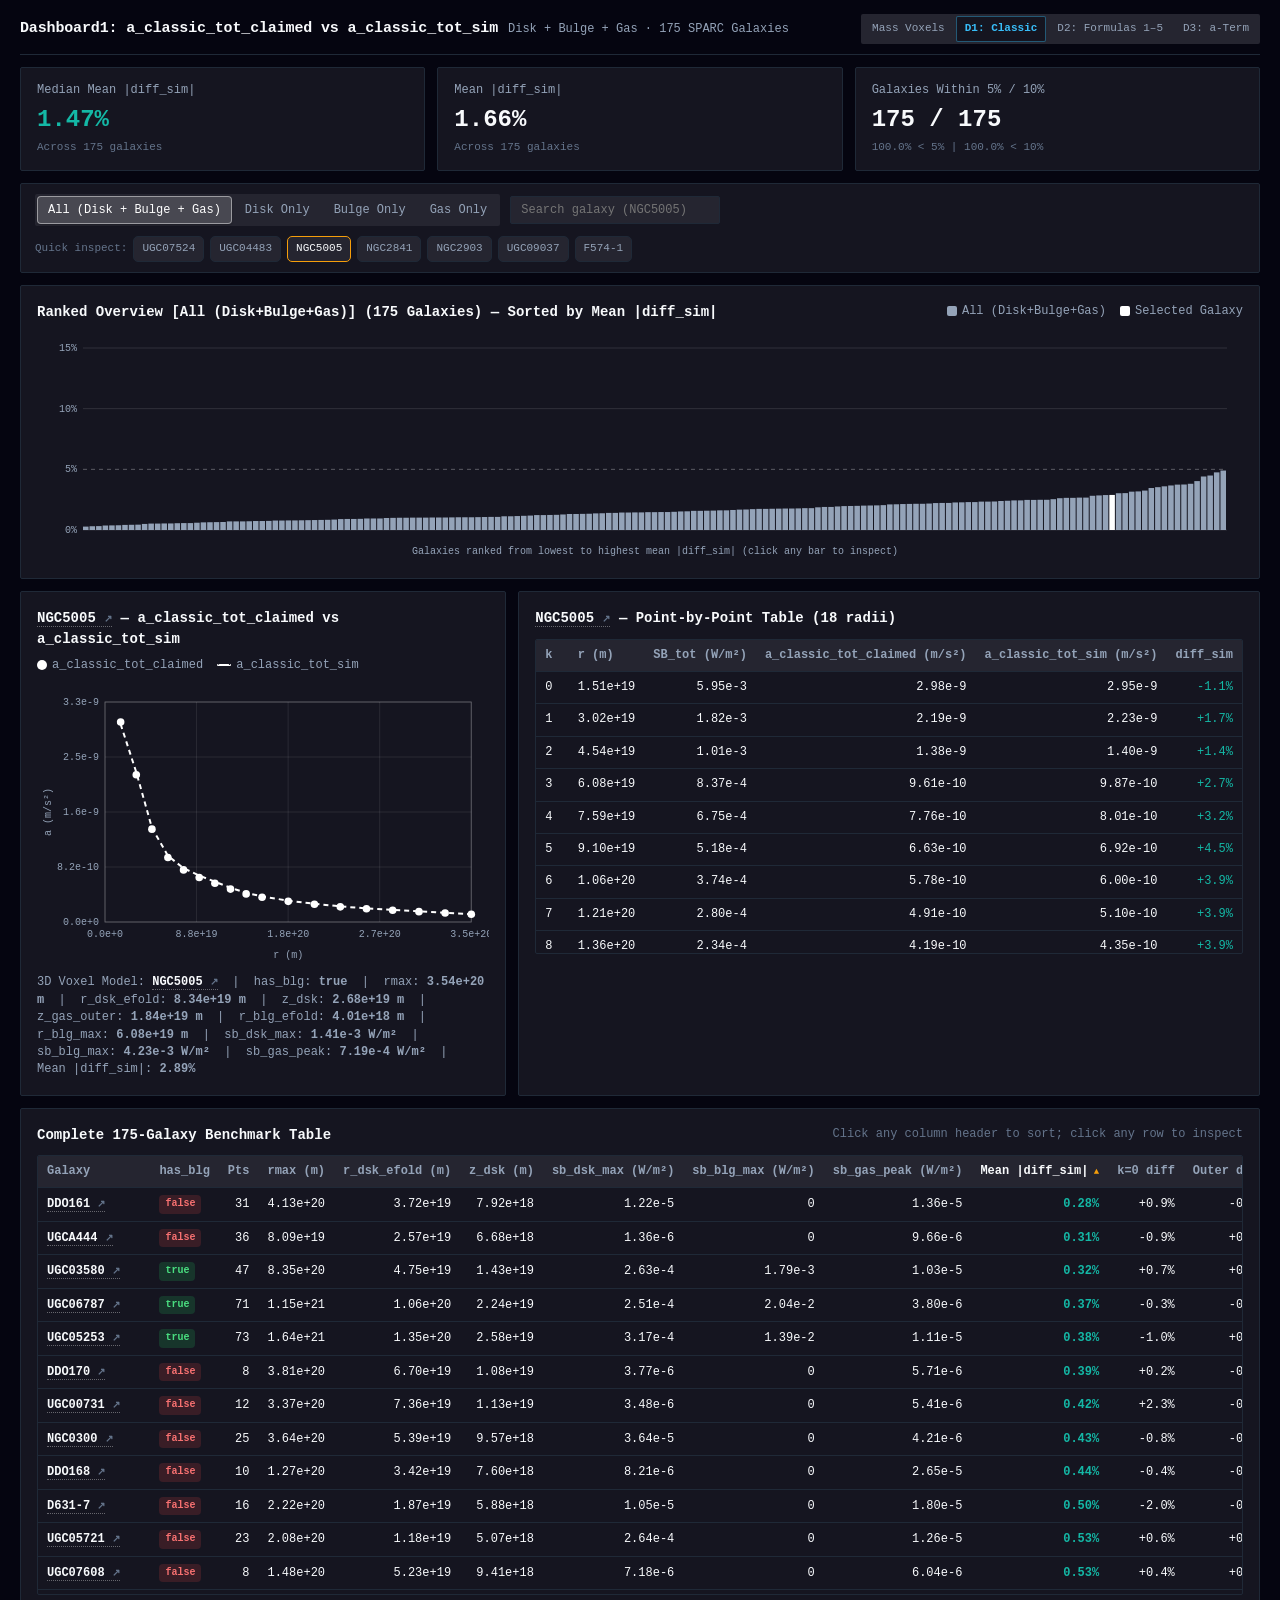
<file: dashboard1.html>
<!DOCTYPE html>
<html lang="en">
<head>
<meta charset="UTF-8">
<meta name="viewport" content="width=device-width, initial-scale=1.0">
<title>Dashboard1: a_classic_claimed vs a_classic_sim</title>
<link rel="stylesheet" href="./dashboard.css">
<script src="./analytics.js"></script>
</head>
<body>
<div class="container">
  <div class="header">
    <div class="header-title-row">
      <h1 id="main-title"><code>a_classic_tot</code> Claimed vs Sim</h1>
      <span class="header-sub" id="sub-title">Disk + Bulge + Gas &middot; 175 SPARC Galaxies</span>
    </div>
    <div class="header-right" id="header-nav-slot"></div>
  </div>

  <!-- KPI Summary Row -->
  <div class="kpi-grid" id="kpi-grid"></div>

  <!-- Filter & Component Controls -->
  <div class="controls-bar">
    <div class="btn-group" id="comp-group">
      <button class="btn active" data-comp="all">All (Disk + Bulge + Gas)</button>
      <button class="btn" data-comp="dsk">Disk Only</button>
      <button class="btn" data-comp="blg">Bulge Only</button>
      <button class="btn" data-comp="gas">Gas Only</button>
    </div>
    <input type="text" class="search-input" id="search-input" placeholder="Search galaxy (NGC5005)">
    <div class="quick-chips">
      <span style="font-size:11px;color:var(--text-tertiary);">Quick inspect:</span>
      <span class="chip" data-gal="UGC07524">UGC07524</span>
      <span class="chip" data-gal="UGC04483">UGC04483</span>
      <span class="chip" data-gal="NGC5005">NGC5005</span>
      <span class="chip" data-gal="NGC2841">NGC2841</span>
      <span class="chip" data-gal="NGC2903">NGC2903</span>
      <span class="chip" data-gal="UGC09037">UGC09037</span>
      <span class="chip" data-gal="F574-1">F574-1</span>
    </div>
  </div>

  <!-- Overview Bar Chart of All 175 Galaxies -->
  <div class="card">
    <div class="card-header">
      <h2 class="card-title" id="overview-title">All 175 Galaxies Ranked by Mean |diff_sim|</h2>
      <div class="legend" id="overview-legend"></div>
    </div>
    <canvas id="overview-canvas" height="230"></canvas>
  </div>

  <!-- Selected Galaxy Radial Inspector + Point-by-Point Table -->
  <div class="split-grid">
    <div class="card">
      <div class="card-header">
        <h2 class="card-title" id="inspector-title">Radial Profile Inspector</h2>
        <div class="legend" id="inspector-legend"></div>
      </div>
      <canvas id="profile-canvas" height="280"></canvas>
      <div id="inspector-meta" style="margin-top:10px;font-size:12px;font-family:var(--font-mono);color:var(--text-secondary);"></div>
    </div>

    <div class="card">
      <div class="card-header">
        <h2 class="card-title" id="pt-table-title">Point-by-Point Radial Comparison</h2>
      </div>
      <div class="table-wrap" style="max-height:315px;">
        <table id="pt-table">
          <thead>
            <tr id="pt-table-head">
              <th>k</th>
              <th>r (m)</th>
              <th>SB (W/m&sup2;)</th>
              <th>a_classic_claimed (m/s&sup2;)</th>
              <th>a_classic_sim (m/s&sup2;)</th>
              <th>diff_sim</th>
            </tr>
          </thead>
          <tbody></tbody>
        </table>
      </div>
    </div>
  </div>

  <!-- Full 175-Galaxy Sortable Table -->
  <div class="card">
    <div class="card-header">
      <h2 class="card-title" id="bench-table-title">Complete 175-Galaxy Benchmark Table</h2>
      <span style="font-size:12px;color:var(--text-tertiary);">Click any column header to sort; click any row to inspect</span>
    </div>
    <div class="table-wrap">
      <table id="gal-table">
        <thead>
          <tr>
            <th data-sort="name">Galaxy</th>
            <th data-sort="has_blg">has_blg</th>
            <th data-sort="n">Pts</th>
            <th data-sort="rmax">rmax (m)</th>
            <th data-sort="r_dsk_efold">r_dsk_efold (m)</th>
            <th data-sort="z_dsk">z_dsk (m)</th>
            <th data-sort="sb_dsk_max">sb_dsk_max (W/m&sup2;)</th>
            <th data-sort="sb_blg_max">sb_blg_max (W/m&sup2;)</th>
            <th data-sort="sb_gas_peak">sb_gas_peak (W/m&sup2;)</th>
            <th data-sort="meanAbsAll">Mean |diff_sim|</th>
            <th data-sort="k0Pct">k=0 diff</th>
            <th data-sort="lastPct">Outer diff</th>
          </tr>
        </thead>
        <tbody></tbody>
      </table>
    </div>
  </div>
</div>

<script src="./data_dashboard1.js"></script>
<script src="./dashboard_common.js"></script>
<script>

(function() {
  let currentComp = 'all'; // 'all' | 'dsk' | 'blg' | 'gas'
  let searchQuery = '';
  let selectedGalaxyName = getUrlGalaxy(DATA, 'NGC5005');
  let sortKey = 'meanAbsAll';
  let sortAsc = true;
  let overviewBars = [];
  let hoveredGalaxyName = null;

  const COLOR_DSK = '#ef4444'; // Red   (Disk)
  const COLOR_BLG = '#22c55e'; // Green (Bulge)
  const COLOR_GAS = '#3b82f6'; // Blue  (Gas)
  const COLOR_ALL = '#ffffff'; // White (All = Disk + Bulge + Gas)

  const COMP_META = {
    all: {
      title: 'Dashboard1: a_classic_tot_claimed vs a_classic_tot_sim',
      sub: 'Disk + Bulge + Gas &middot; 175 SPARC Galaxies',
      claimedLabel: 'a_classic_tot_claimed',
      simLabel: 'a_classic_tot_sim',
      sbLabel: 'SB_tot (W/m&sup2;)',
      simColor: COLOR_ALL,
      barColor: '#94a3b8',
      dotColor: COLOR_ALL,
      dashed: true
    },
    dsk: {
      title: 'Dashboard1: a_classic_dsk_claimed vs a_classic_dsk_sim',
      sub: '3D Voxel Stellar Disk &middot; sech&sup2; Vertical Profile',
      claimedLabel: 'a_classic_dsk_claimed',
      simLabel: 'a_classic_dsk_sim',
      sbLabel: 'SB_dsk (W/m&sup2;)',
      simColor: COLOR_DSK,
      barColor: COLOR_DSK,
      dotColor: '#ffffff',
      dashed: false
    },
    blg: {
      title: 'Dashboard1: a_classic_blg_claimed vs a_classic_blg_sim',
      sub: '3D Voxel Spherical Bulge &middot; Abel Inversion',
      claimedLabel: 'a_classic_blg_claimed',
      simLabel: 'a_classic_blg_sim',
      sbLabel: 'SB_blg (W/m&sup2;)',
      simColor: COLOR_BLG,
      barColor: COLOR_BLG,
      dotColor: '#ffffff',
      dashed: false
    },
    gas: {
      title: 'Dashboard1: a_classic_gas_claimed vs a_classic_gas_sim',
      sub: '3D Voxel Flared Gas Disk &middot; sech&sup2; Vertical Profile',
      claimedLabel: 'a_classic_gas_claimed',
      simLabel: 'a_classic_gas_sim',
      sbLabel: 'SB_gas (W/m&sup2;)',
      simColor: COLOR_GAS,
      barColor: COLOR_GAS,
      dotColor: '#ffffff',
      dashed: false
    }
  };

  document.getElementById('header-nav-slot').innerHTML = renderDashboardNav('d1');

  function getStat(gal, key) {
    if (gal.stats && gal.stats[currentComp] && gal.stats[currentComp][key] !== undefined) {
      return gal.stats[currentComp][key];
    }
    return gal[key] || 0;
  }

  function renderKPIs() {
    const activePool = currentComp === 'blg' ? DATA.filter(d => d.has_blg) : DATA;
    const mAll = median(activePool.map(d => getStat(d, 'meanAbsAll')));
    const avgAll = mean(activePool.map(d => getStat(d, 'meanAbsAll')));
    const under5 = activePool.filter(d => getStat(d, 'meanAbsAll') < 5).length;
    const under10 = activePool.filter(d => getStat(d, 'meanAbsAll') < 10).length;

    document.getElementById('kpi-grid').innerHTML = `
      <div class="kpi-card">
        <div class="kpi-label">Median Mean |diff_sim|</div>
        <div class="kpi-val good">${mAll.toFixed(2)}%</div>
        <div class="kpi-sub">Across ${activePool.length} galaxies</div>
      </div>
      <div class="kpi-card">
        <div class="kpi-label">Mean |diff_sim|</div>
        <div class="kpi-val">${avgAll.toFixed(2)}%</div>
        <div class="kpi-sub">Across ${activePool.length} galaxies</div>
      </div>
      <div class="kpi-card">
        <div class="kpi-label">Galaxies Within 5% / 10%</div>
        <div class="kpi-val">${under5} / ${under10}</div>
        <div class="kpi-sub">${((under5/activePool.length)*100).toFixed(1)}% &lt; 5% | ${((under10/activePool.length)*100).toFixed(1)}% &lt; 10%</div>
      </div>
    `;
  }

  function getFilteredData() {
    return DATA.filter(d => {
      if (currentComp === 'blg' && !d.has_blg) return false;
      if (searchQuery && !d.name.toLowerCase().includes(searchQuery.toLowerCase())) return false;
      return true;
    });
  }

  function drawOverviewChart() {
    const meta = COMP_META[currentComp];
    const filtered = [...getFilteredData()].sort((a, b) => getStat(a, 'meanAbsAll') - getStat(b, 'meanAbsAll'));
    const compNames = { all: 'All (Disk+Bulge+Gas)', dsk: 'Disk Only', blg: 'Bulge Only', gas: 'Gas Only' };
    document.getElementById('overview-title').textContent =
      `Ranked Overview [${compNames[currentComp]}] (${filtered.length} Galaxies) — Sorted by Mean |diff_sim|`;
    document.getElementById('overview-legend').innerHTML = `
      <span><i class="legend-dot" style="background:${meta.barColor}"></i>${compNames[currentComp]}</span>
      <span><i class="legend-dot" style="background:${COLOR_ALL}"></i>Selected Galaxy</span>
    `;

    const maxVal = Math.max(15, ...filtered.map(d => Math.min(25, getStat(d, 'meanAbsAll'))));
    overviewBars = drawRankedOverviewCanvas({
      canvas: document.getElementById('overview-canvas'),
      height: 230,
      ml: 46,
      items: filtered,
      getVal: d => getStat(d, 'meanAbsAll'),
      maxVal,
      ticks: [0, 5, 10, 15, 20],
      refTick: 5,
      refColor: 'rgba(255,255,255,0.30)',
      barColor: meta.barColor,
      selectedColor: COLOR_ALL,
      selectedName: selectedGalaxyName,
      hoveredName: hoveredGalaxyName,
      hoverLabel: 'Mean |diff_sim|',
      footerText: 'Galaxies ranked from lowest to highest mean |diff_sim| (click any bar to inspect)'
    });
  }

  function drawProfileInspector() {
    const gal = DATA.find(d => d.name === selectedGalaxyName) || DATA[0];
    if (!gal) return;

    const meta = COMP_META[currentComp];
    document.getElementById('main-title').innerHTML = meta.title;
    document.getElementById('sub-title').innerHTML = meta.sub;
    document.getElementById('inspector-title').innerHTML =
      `${galaxy3DLink(gal.name)} — ${meta.claimedLabel} vs ${meta.simLabel}`;
    document.getElementById('pt-table-title').innerHTML =
      `${galaxy3DLink(gal.name)} — Point-by-Point Table (${gal.n} radii)`;

    if (currentComp === 'all') {
      document.getElementById('inspector-legend').innerHTML = `
        <span><i class="legend-dot" style="background:${COLOR_ALL};border-radius:50%"></i>${meta.claimedLabel}</span>
        <span><i class="legend-dot" style="background:transparent;border-top:2px dashed ${COLOR_ALL};height:0;width:14px"></i>${meta.simLabel}</span>
      `;
    } else {
      document.getElementById('inspector-legend').innerHTML = `
        <span><i class="legend-dot" style="background:${meta.dotColor};border-radius:50%"></i>${meta.claimedLabel}</span>
        <span><i class="legend-dot" style="background:${meta.simColor}"></i>${meta.simLabel}</span>
      `;
    }

    document.getElementById('pt-table-head').innerHTML = `
      <th>k</th>
      <th>r (m)</th>
      <th>${meta.sbLabel}</th>
      <th>${meta.claimedLabel} (m/s&sup2;)</th>
      <th>${meta.simLabel} (m/s&sup2;)</th>
      <th>diff_sim</th>
    `;

    const allVal = getStat(gal, 'meanAbsAll');
    const blgInfo = gal.has_blg && gal.r_blg_efold
      ? `r_blg_efold: <b>${gal.r_blg_efold.toExponential(2)} m</b> &nbsp;|&nbsp; r_blg_max: <b>${gal.r_blg_max.toExponential(2)} m</b> &nbsp;|&nbsp; `
      : '';

    document.getElementById('inspector-meta').innerHTML =
      `3D Voxel Model: ${galaxy3DLink(gal.name)} &nbsp;|&nbsp; ` +
      `has_blg: <b>${gal.has_blg}</b> &nbsp;|&nbsp; ` +
      `rmax: <b>${gal.rmax.toExponential(2)} m</b> &nbsp;|&nbsp; ` +
      `r_dsk_efold: <b>${gal.r_dsk_efold.toExponential(2)} m</b> &nbsp;|&nbsp; ` +
      `z_dsk: <b>${gal.z_dsk.toExponential(2)} m</b> &nbsp;|&nbsp; ` +
      `z_gas_outer: <b>${(gal.z_gas_outer || 0).toExponential(2)} m</b> &nbsp;|&nbsp; ` +
      blgInfo +
      `sb_dsk_max: <b>${gal.sb_dsk_max.toExponential(2)} W/m&sup2;</b> &nbsp;|&nbsp; ` +
      `sb_blg_max: <b>${gal.sb_blg_max ? gal.sb_blg_max.toExponential(2) : '0'} W/m&sup2;</b> &nbsp;|&nbsp; ` +
      `sb_gas_peak: <b>${gal.sb_gas_peak ? gal.sb_gas_peak.toExponential(2) : '0'} W/m&sup2;</b> &nbsp;|&nbsp; ` +
      `Mean |diff_sim|: <b>${allVal.toFixed(2)}%</b>`;

    const canvas = document.getElementById('profile-canvas');
    const { ctx, W, H } = setupHiDPICanvas(canvas, 540, 280);

    const pts = gal.pts;
    const rmax = gal.rmax || 1;
    const acKey = 'ac_' + currentComp;
    const asimKey = 'asim_' + currentComp;
    const pctKey = 'pct_' + currentComp;

    let amax = 1e-13;
    let amin = 0;
    pts.forEach(p => {
      const ac = p[acKey] !== undefined ? p[acKey] : p.ac;
      const asim = p[asimKey] !== undefined ? p[asimKey] : p.asim;
      if (ac > amax) amax = ac;
      if (asim > amax) amax = asim;
      if (ac < amin) amin = ac;
      if (asim < amin) amin = asim;
    });
    const yTop = amax * 1.1;
    const yBot = amin < 0 ? amin * 1.15 : 0;
    const ySpan = (yTop - yBot) || 1e-12;

    const { xpx, ypx } = drawDashboardProfileGrid(ctx, W, H, rmax, yBot, ySpan, 'r (m)', 'a (m/s²)');

    function plotSeries(acField, asimField, lineColor, dotColor, dashed, dotRadius) {
      ctx.save();
      ctx.strokeStyle = lineColor;
      ctx.lineWidth = 2.0;
      if (dashed) ctx.setLineDash([5, 4]);
      ctx.beginPath();
      pts.forEach((p, idx) => {
        const cx = xpx(p.r), cy = ypx(p[asimField] || 0);
        if (idx === 0) ctx.moveTo(cx, cy); else ctx.lineTo(cx, cy);
      });
      ctx.stroke();
      ctx.restore();

      if (!dashed) {
        pts.forEach(p => {
          const cx = xpx(p.r), cy = ypx(p[asimField] || 0);
          ctx.beginPath();
          ctx.arc(cx, cy, 2.5, 0, Math.PI * 2);
          ctx.fillStyle = lineColor;
          ctx.fill();
        });
      }

      if (acField && dotColor) {
        pts.forEach(p => {
          const cx = xpx(p.r), cy = ypx(p[acField] || 0);
          ctx.beginPath();
          ctx.arc(cx, cy, dotRadius || 3.8, 0, Math.PI * 2);
          ctx.fillStyle = dotColor;
          ctx.fill();
        });
      }
    }

    plotSeries(acKey, asimKey, meta.simColor, meta.dotColor, meta.dashed, 3.8);

    // Populate point-by-point table
    const tbody = document.querySelector('#pt-table tbody');
    tbody.innerHTML = pts.map((p, idx) => {
      const ac = p[acKey] !== undefined ? p[acKey] : p.ac;
      const asim = p[asimKey] !== undefined ? p[asimKey] : p.asim;
      const pct = p[pctKey] !== undefined ? p[pctKey] : p.pct;
      const sbVal = currentComp === 'blg'
        ? (p.sb_blg || 0)
        : (currentComp === 'gas'
          ? (p.sb_gas || 0)
          : (currentComp === 'all'
            ? (p.sb_tot !== undefined ? p.sb_tot : ((p.sb_dsk || 0) + (p.sb_blg || 0) + (p.sb_gas || 0)))
            : (p.sb_dsk || p.sb || 0)));
      const pctStr = pct !== null && ac !== 0 ? (pct >= 0 ? '+' : '') + pct.toFixed(1) + '%' : (ac === 0 && asim === 0 ? '0.0%' : '-');
      const cls = ac === 0 ? '' : (Math.abs(pct) < 5 ? 'good' : (Math.abs(pct) < 12 ? 'warn' : 'bad'));
      return `<tr>
        <td>${idx}</td>
        <td>${p.r.toExponential(2)}</td>
        <td>${sbVal.toExponential(2)}</td>
        <td>${ac.toExponential(2)}</td>
        <td>${asim.toExponential(2)}</td>
        <td class="${cls}">${pctStr}</td>
      </tr>`;
    }).join('');
  }

  function renderTable() {
    const filtered = [...getFilteredData()].sort((a, b) => {
      const isStatKey = ['meanAbsAll', 'k0Pct', 'lastPct'].includes(sortKey);
      const va = isStatKey ? getStat(a, sortKey) : a[sortKey];
      const vb = isStatKey ? getStat(b, sortKey) : b[sortKey];
      if (typeof va === 'string') return sortAsc ? va.localeCompare(vb) : vb.localeCompare(va);
      return sortAsc ? (va - vb) : (vb - va);
    });

    const tbody = document.querySelector('#gal-table tbody');
    tbody.innerHTML = filtered.map(d => {
      const sel = d.name === selectedGalaxyName ? 'selected' : '';
      const all = getStat(d, 'meanAbsAll');
      const k0 = getStat(d, 'k0Pct');
      const last = getStat(d, 'lastPct');
      const clsAll = all < 5 ? 'good' : (all < 10 ? 'warn' : 'bad');
      return `<tr class="gal-row ${sel}" data-name="${d.name}">
        <td>${galaxy3DLink(d.name)}</td>
        <td><span class="badge ${d.has_blg ? 'badge-bulge' : 'badge-disk'}">${d.has_blg ? 'true' : 'false'}</span></td>
        <td>${d.n}</td>
        <td>${d.rmax.toExponential(2)}</td>
        <td>${d.r_dsk_efold.toExponential(2)}</td>
        <td>${d.z_dsk.toExponential(2)}</td>
        <td>${d.sb_dsk_max.toExponential(2)}</td>
        <td>${d.sb_blg_max ? d.sb_blg_max.toExponential(2) : '0'}</td>
        <td>${d.sb_gas_peak ? d.sb_gas_peak.toExponential(2) : '0'}</td>
        <td class="${clsAll}"><b>${all.toFixed(2)}%</b></td>
        <td>${(k0 >= 0 ? '+' : '') + k0.toFixed(1)}%</td>
        <td>${(last >= 0 ? '+' : '') + last.toFixed(1)}%</td>
      </tr>`;
    }).join('');

    tbody.querySelectorAll('tr.gal-row').forEach(row => {
      row.addEventListener('click', () => {
        selectedGalaxyName = row.getAttribute('data-name');
        updateAll();
      });
    });
    updateSortHeaders('#gal-table', sortKey, sortAsc);
  }

  function updateAll() {
    const activePool = currentComp === 'blg' ? DATA.filter(d => d.has_blg) : DATA;
    if (activePool.length && !activePool.some(d => d.name === selectedGalaxyName)) {
      selectedGalaxyName = activePool[0].name;
    }
    document.querySelectorAll('.chip').forEach(c => {
      c.classList.toggle('active', c.getAttribute('data-gal') === selectedGalaxyName);
    });
    renderKPIs();
    drawOverviewChart();
    drawProfileInspector();
    renderTable();
    syncUrlAndNavLinks(selectedGalaxyName);
  }

  document.querySelectorAll('#comp-group .btn').forEach(btn => {
    btn.addEventListener('click', () => {
      document.querySelectorAll('#comp-group .btn').forEach(b => b.classList.remove('active'));
      btn.classList.add('active');
      currentComp = btn.getAttribute('data-comp');
      updateAll();
    });
  });

  bindDashboardInteractions({
    onSearch: (q) => { searchQuery = q; updateAll(); },
    onChipSelect: (name) => {
      selectedGalaxyName = name;
      const gal = DATA.find(d => d.name === name);
      if (currentComp === 'blg' && gal && !gal.has_blg) {
        currentComp = 'all';
        document.querySelectorAll('#comp-group .btn').forEach(b => {
          b.classList.toggle('active', b.getAttribute('data-comp') === 'all');
        });
      }
      updateAll();
    },
    onSort: (k) => {
      if (sortKey === k) sortAsc = !sortAsc;
      else { sortKey = k; sortAsc = true; }
      renderTable();
    },
    getOverviewBars: () => overviewBars,
    getHoveredName: () => hoveredGalaxyName,
    setHoveredName: (name) => { hoveredGalaxyName = name; },
    onBarSelect: (name) => { selectedGalaxyName = name; updateAll(); },
    drawOverview: drawOverviewChart,
    drawProfile: drawProfileInspector
  });

  updateAll();
})();
</script>
</body>
</html>
</file>
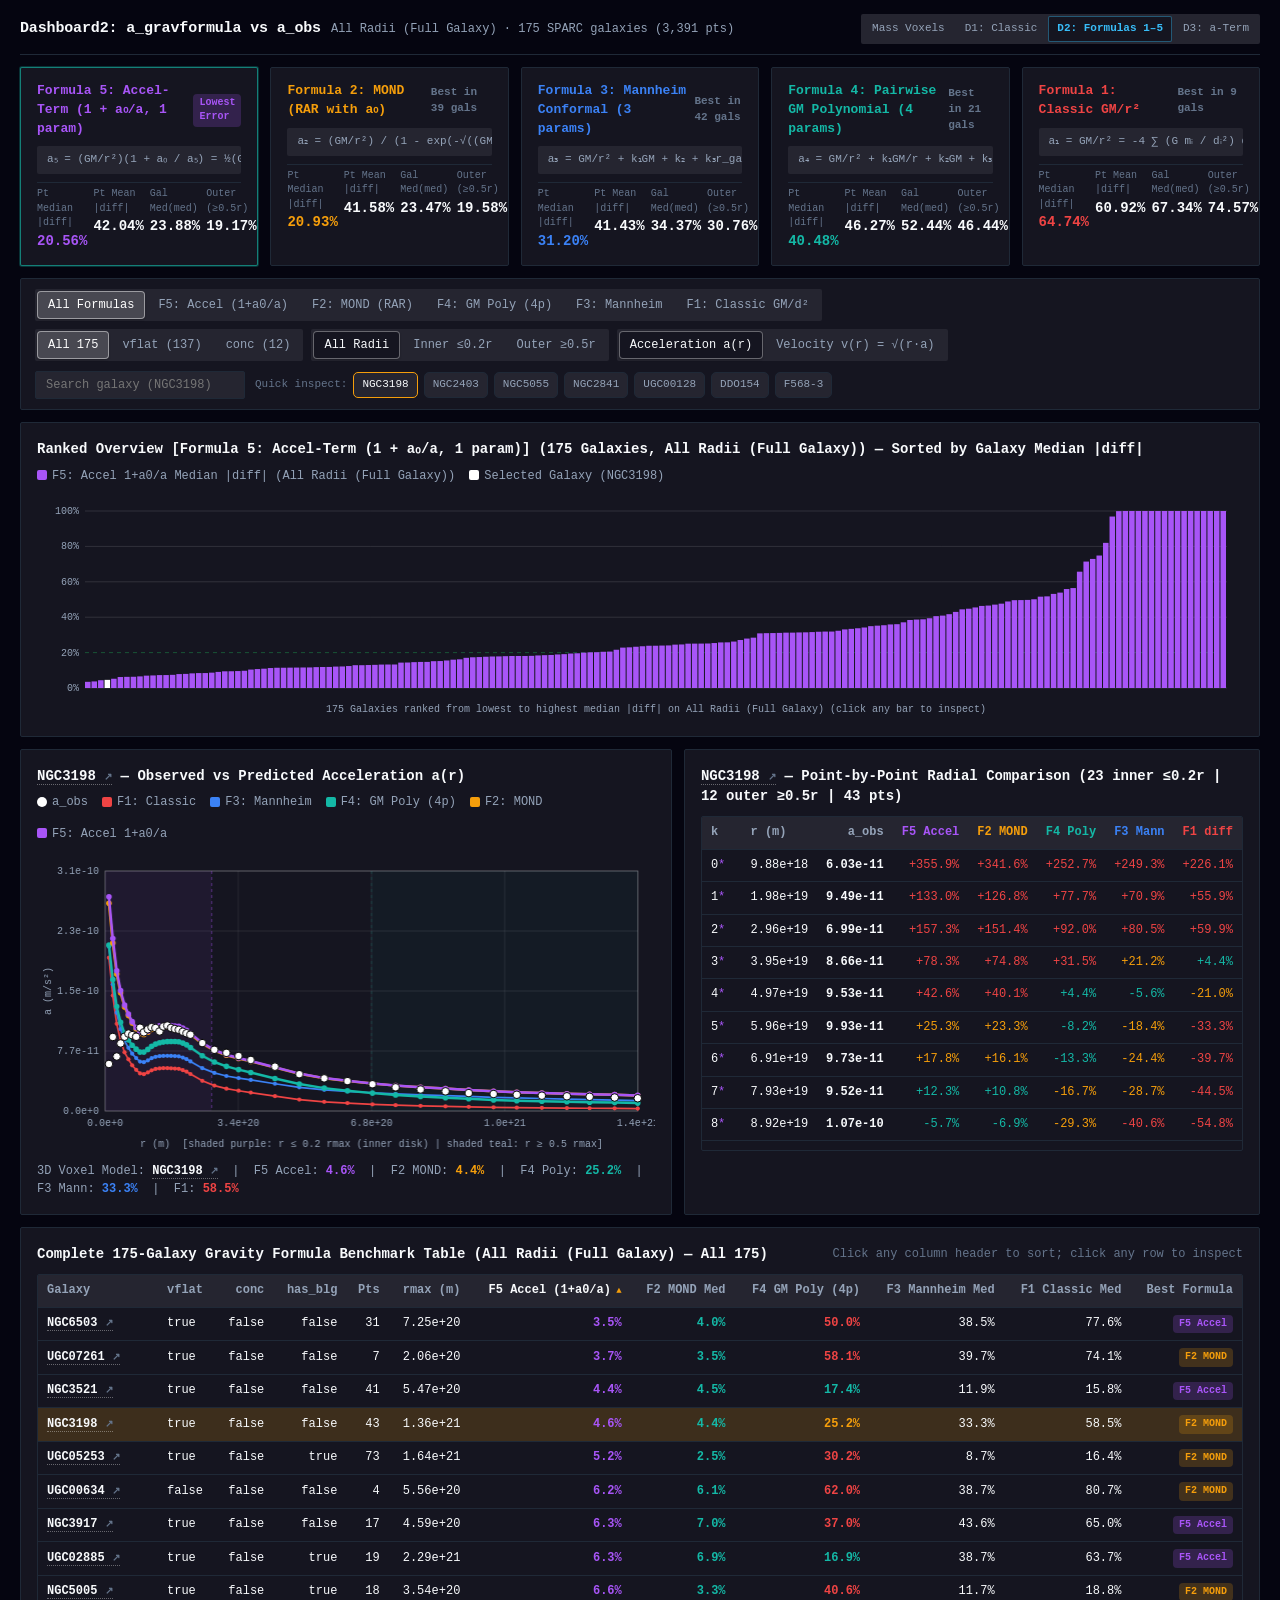
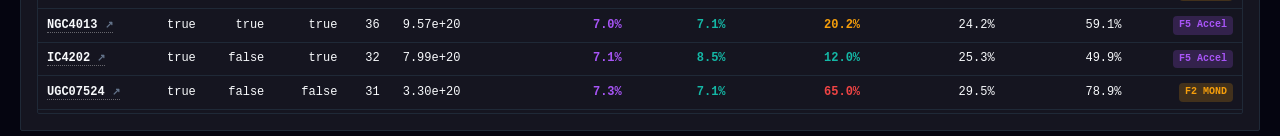
<file: dashboard2.html>
<!DOCTYPE html>
<html lang="en">
<head>
<meta charset="UTF-8">
<meta name="viewport" content="width=device-width, initial-scale=1.0">
<title>Dashboard2: a_gravformula vs a_obs</title>
<link rel="stylesheet" href="./dashboard.css">
<script src="./analytics.js"></script>
</head>
<body>
<div class="container" id="dashboard-root"></div>

<script src="./data_dashboard2.js"></script>
<script src="./dashboard_common.js"></script>
<script>
initGravityDashboard({
  activeNav: 'd2',
  data: DATA_GRAV,
  formulaKeys: DASHBOARD2_KEYS,
  formulaMeta: DASHBOARD2_META,
  winFormulaKeys: DASHBOARD2_KEYS,
  defaultFormula: 'f5',
  defaultSortKey: 'f5_med',
  primaryHighlightKeys: ['f5', 'f2', 'f4'],
  profileDrawOrder: ['f1', 'f3', 'f4', 'f2', 'f5'],
  mainTitleHtml: 'Dashboard2: a_gravformula vs a_obs',
  searchPlaceholder: 'Search galaxy (NGC3198)',
  allFormulasBtnLabel: 'All Formulas',
  bestColHeader: 'Best Formula',
  benchTitleTopic: 'Gravity Formula'
});
</script>
</body>
</html>
</file>
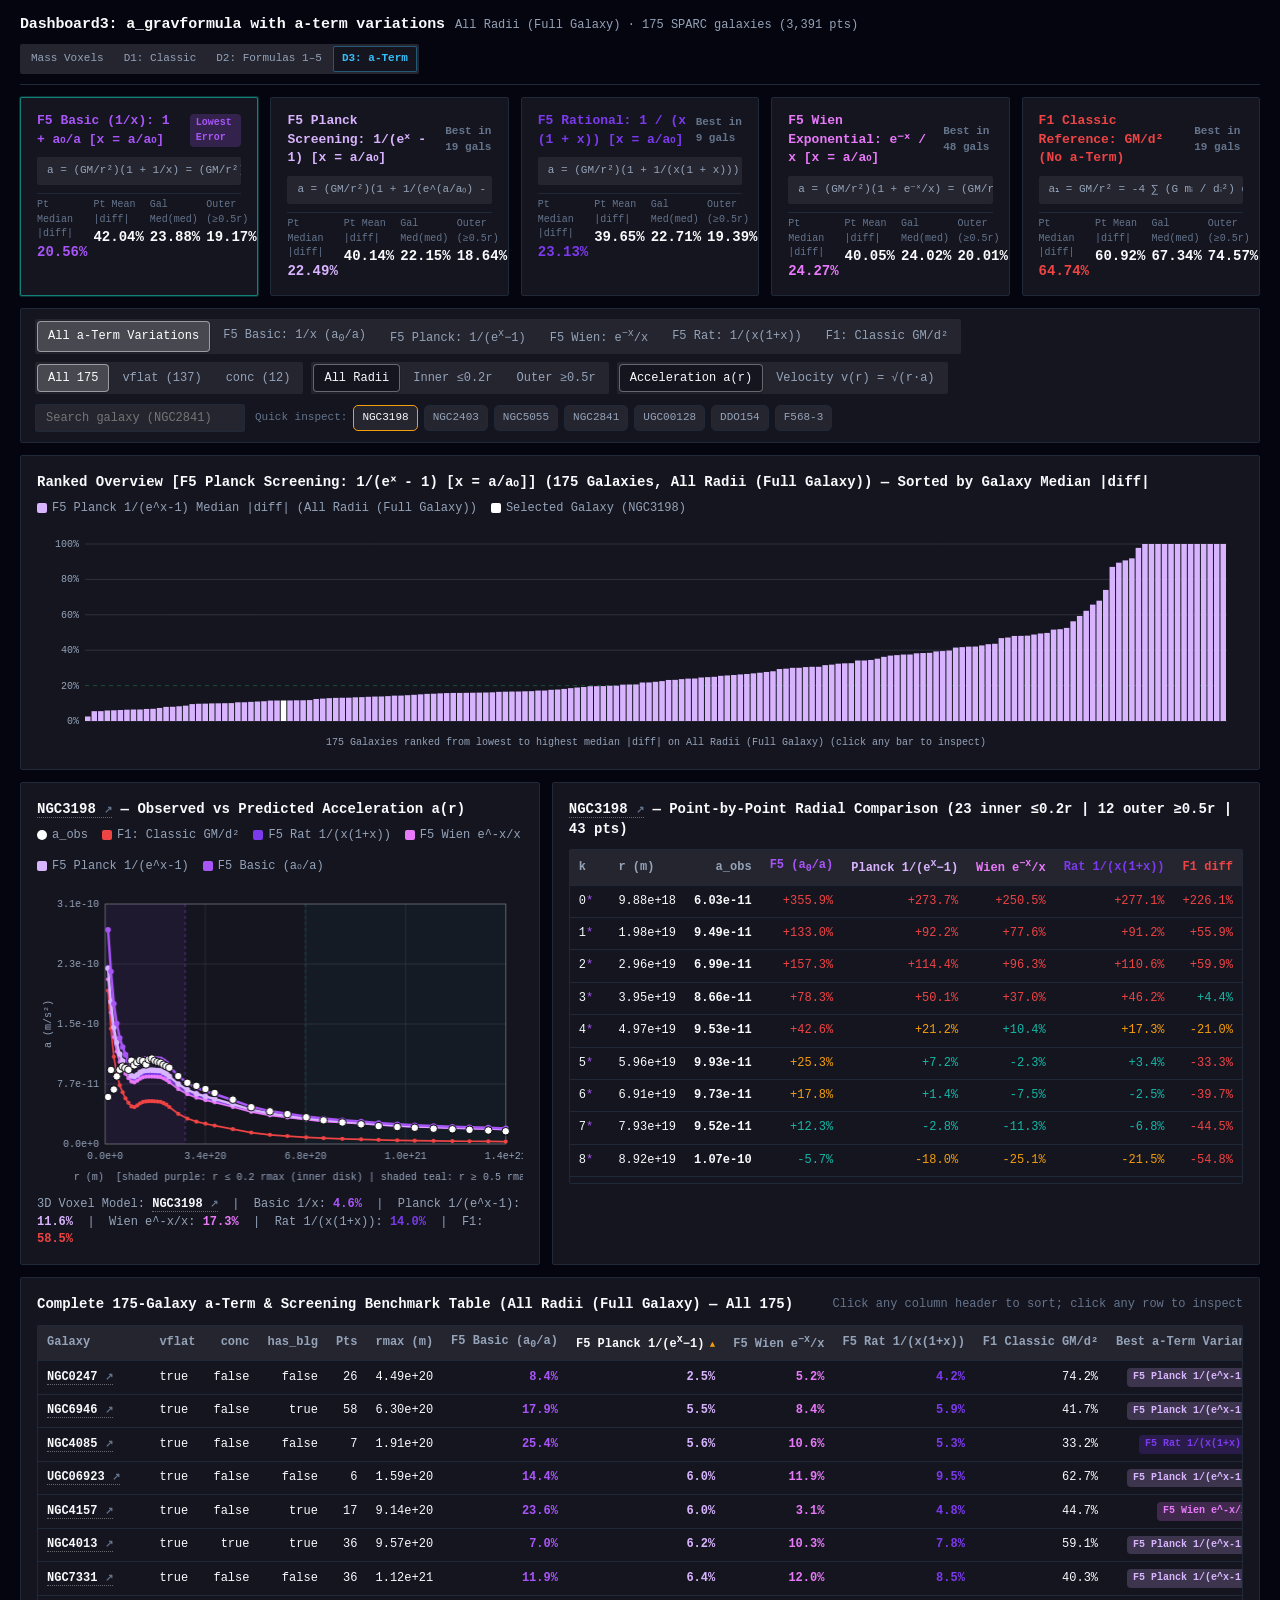
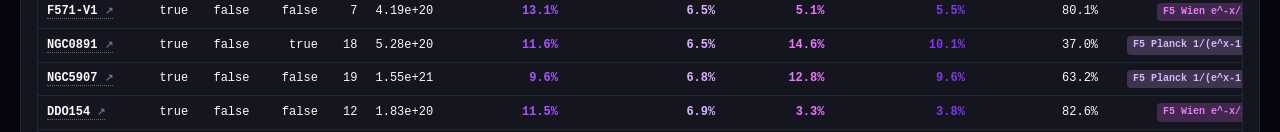
<file: dashboard3.html>
<!DOCTYPE html>
<html lang="en">
<head>
<meta charset="UTF-8">
<meta name="viewport" content="width=device-width, initial-scale=1.0">
<title>Dashboard3: a_gravformula with a-term variations</title>
<link rel="stylesheet" href="./dashboard.css">
<script src="./analytics.js"></script>
</head>
<body>
<div class="container" id="dashboard-root"></div>

<script src="./data_dashboard3.js"></script>
<script src="./dashboard_common.js"></script>
<script>
initGravityDashboard({
  activeNav: 'd3',
  data: DATA_GRAV3,
  formulaKeys: DASHBOARD3_KEYS,
  formulaMeta: DASHBOARD3_META,
  winFormulaKeys: DASHBOARD3_KEYS.filter(k => k !== 'f1'),
  defaultFormula: DASHBOARD3_KEYS.includes('f5_planck') ? 'f5_planck' : DASHBOARD3_KEYS[0],
  defaultSortKey: (DASHBOARD3_KEYS.includes('f5_planck') ? 'f5_planck' : DASHBOARD3_KEYS[0]) + '_med',
  primaryHighlightKeys: ['f5_planck', 'f5'],
  mainTitleHtml: 'Dashboard3: a_gravformula with a-term variations',
  searchPlaceholder: 'Search galaxy (NGC2841)',
  allFormulasBtnLabel: 'All a-Term Variations',
  bestColHeader: 'Best a-Term Variant',
  benchTitleTopic: 'a-Term & Screening'
});
</script>
</body>
</html>
</file>
<file: dashboard.css>
:root {
  --bg-primary: #050510;
  --bg-secondary: #151520;
  --bg-tertiary: #252530;
  --text-primary: #f8fafc;
  --text-secondary: #94a3b8;
  --text-tertiary: #64748b;
  --border-color: #1f2937;
  --accent-blue: #3b82f6;
  --accent-amber: #f59e0b;
  --accent-teal: #14b8a6;
  --accent-rose: #ef4444;
  --accent-purple: #a78bfa;
  --card-radius: 2px;
  --font-sans: -apple-system, BlinkMacSystemFont, "Segoe UI", Roboto, sans-serif;
  --font-mono: "SF Mono", "Fira Code", Consolas, monospace;
}

* {
  box-sizing: border-box;
}

body {
  margin: 0;
  padding: 14px 20px;
  background: var(--bg-primary);
  color: var(--text-primary);
  font-family: var(--font-mono);
  line-height: 1.45;
}

.container {
  max-width: 1420px;
  margin: 0 auto;
  display: flex;
  flex-direction: column;
  gap: 12px;
}

.header {
  display: flex;
  flex-wrap: wrap;
  justify-content: space-between;
  align-items: center;
  gap: 8px 14px;
  border-bottom: 1px solid var(--border-color);
  padding-bottom: 10px;
}

.header-title-row {
  display: flex;
  align-items: baseline;
  flex-wrap: wrap;
  gap: 4px 10px;
}

.header h1 {
  margin: 0;
  font-size: 15px;
  font-weight: 600;
  letter-spacing: -0.01em;
}

.header p,
.header-sub {
  margin: 0;
  font-size: 12px;
  color: var(--text-secondary);
}

.header-right {
  display: flex;
  align-items: center;
  flex-wrap: wrap;
  gap: 6px;
}

.header-nav {
  display: inline-flex;
  background: var(--bg-tertiary);
  border-radius: 2px;
  padding: 2px;
  gap: 2px;
}

.nav-pill {
  color: var(--text-secondary);
  text-decoration: none;
  font-size: 11px;
  font-weight: 500;
  padding: 4px 8px;
  border-radius: 2px;
  border: 1px solid transparent;
  transition: all 0.15s;
  white-space: nowrap;
}

.nav-pill:hover {
  color: var(--text-primary);
}

.nav-pill.active {
  background: var(--bg-secondary);
  color: #38bdf8;
  border-color: rgba(56, 189, 248, 0.4);
  font-weight: 600;
}

/* KPI Summary Grid (dashboard1) */
.kpi-grid {
  display: grid;
  grid-template-columns: repeat(auto-fit, minmax(200px, 1fr));
  gap: 12px;
}

.kpi-card {
  background: var(--bg-secondary);
  border: 1px solid var(--border-color);
  border-radius: var(--card-radius);
  padding: 14px 16px;
}

.kpi-label {
  font-size: 12px;
  color: var(--text-secondary);
  font-weight: 500;
}

.kpi-val {
  font-size: 24px;
  font-weight: 700;
  font-family: var(--font-mono);
  margin: 4px 0 2px;
}

.kpi-sub {
  font-size: 11px;
  color: var(--text-tertiary);
  font-family: var(--font-mono);
}

/* Formula Summary Grid (dashboard2) */
.formula-grid {
  display: grid;
  grid-template-columns: repeat(auto-fit, minmax(220px, 1fr));
  gap: 12px;
}

.formula-card {
  background: var(--bg-secondary);
  border: 1px solid var(--border-color);
  border-radius: var(--card-radius);
  padding: 14px 16px;
  display: flex;
  flex-direction: column;
  gap: 8px;
  cursor: pointer;
  transition: border-color 0.15s, box-shadow 0.15s;
}

.formula-card:hover {
  border-color: rgba(255, 255, 255, 0.35);
}

.formula-card.winner {
  border-color: rgba(20, 184, 166, 0.65);
  box-shadow: 0 0 0 1px rgba(20, 184, 166, 0.25);
}

.formula-card.active-card {
  border-color: rgba(255, 255, 255, 0.85);
  box-shadow: 0 0 0 1px rgba(255, 255, 255, 0.40);
}

.formula-title {
  display: flex;
  justify-content: space-between;
  align-items: center;
  font-size: 13px;
  font-weight: 700;
  gap: 6px;
}

.formula-eq {
  font-size: 11px;
  color: var(--text-secondary);
  background: var(--bg-tertiary);
  padding: 6px 10px;
  border-radius: 2px;
  overflow-x: auto;
  white-space: nowrap;
}

.formula-metrics {
  display: grid;
  grid-template-columns: repeat(4, 1fr);
  gap: 6px;
  padding-top: 4px;
  border-top: 1px solid var(--border-color);
}

.fm-box {
  display: flex;
  flex-direction: column;
}

.fm-lbl {
  font-size: 10px;
  color: var(--text-tertiary);
}

.fm-val {
  font-size: 14px;
  font-weight: 700;
}

/* Controls Bar, Buttons, Search & Quick Chips */
.controls-bar {
  display: flex;
  flex-wrap: wrap;
  gap: 10px;
  align-items: center;
  background: var(--bg-secondary);
  border: 1px solid var(--border-color);
  border-radius: var(--card-radius);
  padding: 10px 14px;
}

.btn-group {
  display: inline-flex;
  background: var(--bg-tertiary);
  border-radius: 2px;
  padding: 2px;
  gap: 2px;
  flex-wrap: wrap;
}

.btn {
  border: 1px solid transparent;
  background: transparent;
  color: var(--text-secondary);
  padding: 6px 10px;
  font-size: 12px;
  font-family: var(--font-mono);
  font-weight: 500;
  border-radius: 4px;
  cursor: pointer;
  transition: all 0.15s;
}

.btn.active {
  background: var(--bg-secondary);
  color: var(--text-primary);
  border-color: rgba(255, 255, 255, 0.35);
  box-shadow: 0 1px 2px rgba(0, 0, 0, 0.25);
}

.search-input {
  background: var(--bg-tertiary);
  border: 1px solid var(--border-color);
  color: var(--text-primary);
  padding: 6px 10px;
  border-radius: 2px;
  font-size: 12px;
  font-family: var(--font-mono);
  min-width: 210px;
}

.quick-chips {
  display: flex;
  flex-wrap: wrap;
  gap: 6px;
  align-items: center;
}

.chip {
  font-size: 11px;
  font-family: var(--font-mono);
  padding: 4px 8px;
  border-radius: 5px;
  background: var(--bg-tertiary);
  color: var(--text-secondary);
  border: 1px solid var(--border-color);
  cursor: pointer;
}

.chip:hover,
.chip.active {
  border-color: var(--accent-amber);
  color: var(--text-primary);
}

/* Cards, Legends & Split Grid */
.card {
  background: var(--bg-secondary);
  border: 1px solid var(--border-color);
  border-radius: var(--card-radius);
  padding: 16px;
}

.card-header {
  display: flex;
  justify-content: space-between;
  align-items: center;
  margin-bottom: 10px;
  flex-wrap: wrap;
  gap: 8px;
}

.card-title {
  font-size: 14px;
  font-weight: 600;
  margin: 0;
}

.legend {
  display: flex;
  flex-wrap: wrap;
  gap: 14px;
  font-size: 12px;
  color: var(--text-secondary);
  align-items: center;
}

.legend-dot {
  display: inline-block;
  width: 10px;
  height: 10px;
  border-radius: 2px;
  margin-right: 5px;
  vertical-align: middle;
}

.split-grid {
  display: grid;
  grid-template-columns: 1.2fr 1fr;
  gap: 12px;
}

@media (max-width: 1020px) {
  .split-grid {
    grid-template-columns: 1fr;
  }
}

canvas {
  width: 100%;
  display: block;
  cursor: pointer;
}

/* Tables & Badges */
.table-wrap {
  max-height: 440px;
  overflow-y: auto;
  border: 1px solid var(--border-color);
  border-radius: 2px;
}

table {
  width: 100%;
  border-collapse: collapse;
  font-size: 12px;
  font-family: var(--font-mono);
}

th,
td {
  padding: 7px 9px;
  text-align: right;
  border-bottom: 1px solid var(--border-color);
  white-space: nowrap;
}

th:first-child,
td:first-child,
th:nth-child(2),
td:nth-child(2) {
  text-align: left;
}

th {
  position: sticky;
  top: 0;
  background: var(--bg-tertiary);
  color: var(--text-secondary);
  font-weight: 600;
  cursor: pointer;
  user-select: none;
  z-index: 1;
}

th[data-sort]:hover {
  color: var(--text-primary);
}

th.sorted-asc,
th.sorted-desc {
  color: var(--text-primary);
}

th.sorted-asc::after {
  content: " \25B2";
  font-size: 9px;
  color: var(--accent-amber);
}

th.sorted-desc::after {
  content: " \25BC";
  font-size: 9px;
  color: var(--accent-amber);
}

tr.gal-row {
  cursor: pointer;
  transition: background 0.1s;
}

tr.gal-row:hover {
  background: var(--bg-tertiary);
}

tr.gal-row.selected {
  background: rgba(245, 158, 11, 0.18);
}

.badge {
  display: inline-block;
  padding: 2px 6px;
  border-radius: 4px;
  font-size: 10px;
  font-weight: 600;
}

.badge-disk {
  background: rgba(239, 68, 68, 0.16);
  color: #f87171;
}

.badge-bulge {
  background: rgba(34, 197, 94, 0.18);
  color: #4ade80;
}

.badge-f4 {
  background: rgba(20, 184, 166, 0.20);
  color: #2dd4bf;
}

.badge-f2 {
  background: rgba(245, 158, 11, 0.20);
  color: #fbbf24;
}

.badge-f3 {
  background: rgba(59, 130, 246, 0.20);
  color: #60a5fa;
}

.badge-f5 {
  background: rgba(168, 85, 247, 0.20);
  color: #a855f7;
}

.badge-f5_planck {
  background: rgba(216, 180, 254, 0.20);
  color: #d8b4fe;
}

.badge-f5_wien {
  background: rgba(232, 121, 249, 0.20);
  color: #e879f9;
}

.badge-f5_rat {
  background: rgba(124, 58, 237, 0.20);
  color: #7c3aed;
}

.badge-f1 {
  background: rgba(239, 68, 68, 0.20);
  color: #f87171;
}

/* Dashboard1 Component Active Button Colors */
#comp-group .btn.active[data-comp="all"] {
  background: rgba(255, 255, 255, 0.16);
  color: #ffffff;
  border: 1px solid rgba(255, 255, 255, 0.45);
}

#comp-group .btn.active[data-comp="dsk"] {
  background: rgba(239, 68, 68, 0.20);
  color: #f87171;
  border: 1px solid rgba(239, 68, 68, 0.50);
}

#comp-group .btn.active[data-comp="blg"] {
  background: rgba(34, 197, 94, 0.20);
  color: #4ade80;
  border: 1px solid rgba(34, 197, 94, 0.50);
}

#comp-group .btn.active[data-comp="gas"] {
  background: rgba(59, 130, 246, 0.20);
  color: #60a5fa;
  border: 1px solid rgba(59, 130, 246, 0.50);
}

/* Dashboard2 & Dashboard3 Formula Active Button Colors */
#formula-group .btn.active[data-f="all"] {
  background: rgba(255, 255, 255, 0.16);
  color: #ffffff;
  border-color: rgba(255, 255, 255, 0.45);
}

#formula-group .btn.active[data-f="f4"] {
  background: rgba(20, 184, 166, 0.20);
  color: #2dd4bf;
  border-color: rgba(20, 184, 166, 0.55);
}

#formula-group .btn.active[data-f="f2"] {
  background: rgba(245, 158, 11, 0.20);
  color: #fbbf24;
  border-color: rgba(245, 158, 11, 0.55);
}

#formula-group .btn.active[data-f="f5"] {
  background: rgba(167, 139, 250, 0.20);
  color: #c4b5fd;
  border-color: rgba(167, 139, 250, 0.55);
}

#formula-group .btn.active[data-f="f5_planck"] {
  background: rgba(236, 72, 153, 0.20);
  color: #f472b6;
  border-color: rgba(236, 72, 153, 0.55);
}

#formula-group .btn.active[data-f="f5_wien"] {
  background: rgba(234, 179, 8, 0.20);
  color: #facc15;
  border-color: rgba(234, 179, 8, 0.55);
}

#formula-group .btn.active[data-f="f5_rat"] {
  background: rgba(132, 204, 22, 0.20);
  color: #a3e635;
  border-color: rgba(132, 204, 22, 0.55);
}

#formula-group .btn.active[data-f="f3"] {
  background: rgba(59, 130, 246, 0.20);
  color: #60a5fa;
  border-color: rgba(59, 130, 246, 0.55);
}

#formula-group .btn.active[data-f="f1"] {
  background: rgba(239, 68, 68, 0.20);
  color: #f87171;
  border-color: rgba(239, 68, 68, 0.55);
}

#test-group .btn.active {
  background: rgba(255, 255, 255, 0.16);
  color: #ffffff;
  border-color: rgba(255, 255, 255, 0.45);
}

.good {
  color: var(--accent-teal);
}

.warn {
  color: var(--accent-amber);
}

.bad {
  color: var(--accent-rose);
}

.gal-3d-link {
  color: var(--text-primary);
  text-decoration: none;
  font-weight: 700;
  border-bottom: 1px dotted rgba(255, 255, 255, 0.35);
  transition: color 0.12s, border-color 0.12s;
}

.gal-3d-link:hover {
  color: var(--accent-amber);
  border-bottom-color: var(--accent-amber);
}

.gal-3d-link .link-arrow {
  font-size: 10px;
  color: var(--text-tertiary);
  transition: color 0.12s;
}

.gal-3d-link:hover .link-arrow {
  color: var(--accent-amber);
}
</file>
